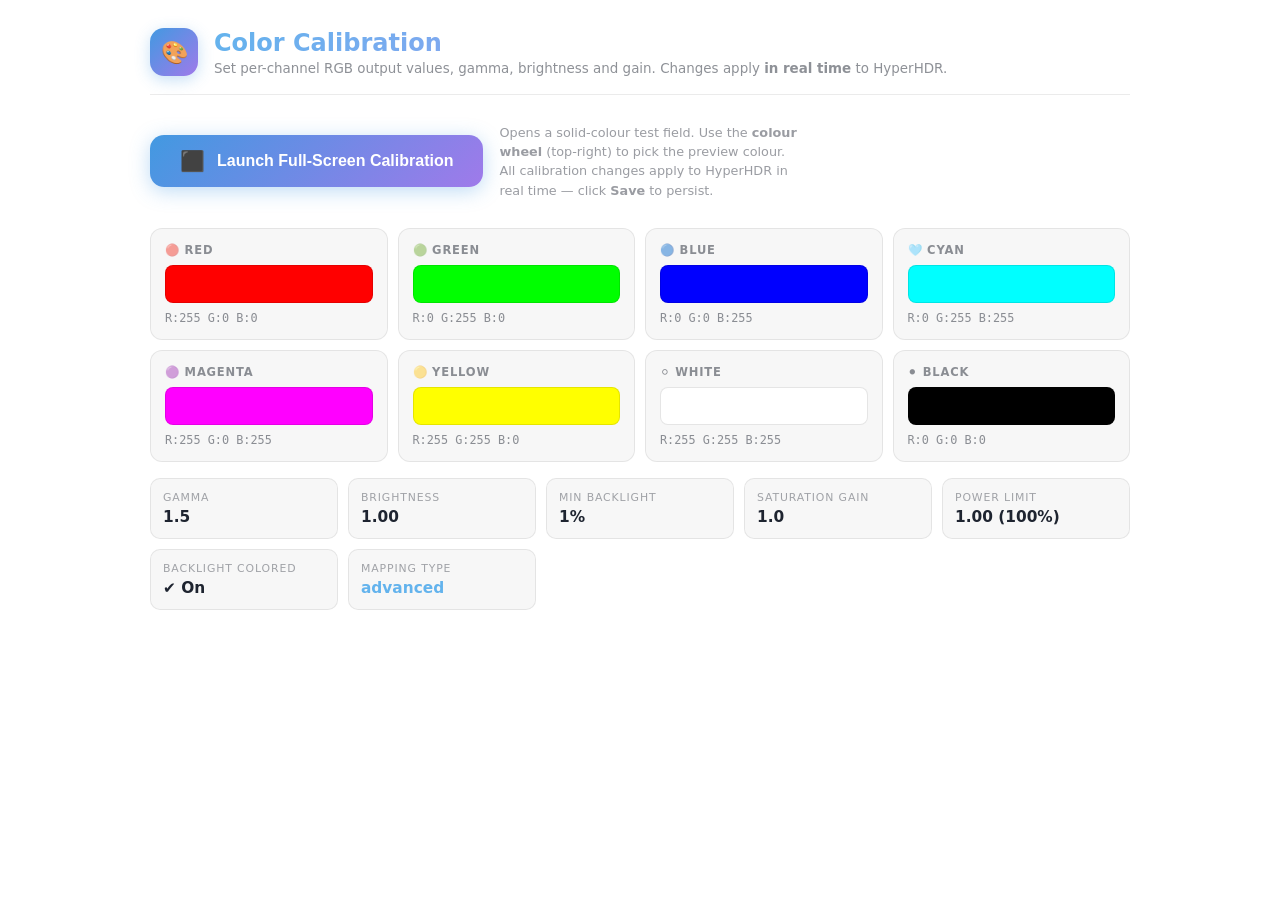
<file: www/content/color_calibration.html>
<!DOCTYPE html>
<html>
<head>
<meta charset="utf-8"/>
<style>
/* ═══════════════════════════════════════════════════════════════
   COLOR CALIBRATION  –  structural (shared, mode-agnostic)
═══════════════════════════════════════════════════════════════ */

/* ── Subpage ─────────────────────────────────────────────────── */
#color-cal-page {
  font-family: 'Segoe UI', system-ui, sans-serif;
  padding: 20px; max-width: 980px; margin: 0 auto;
}
.cal-header {
  display: flex; align-items: center; gap: 16px;
  margin-bottom: 28px; padding-bottom: 18px;
}
.cal-header-icon {
  width: 48px; height: 48px; flex-shrink: 0;
  background: linear-gradient(135deg,#4299e1,#9f7aea);
  border-radius: 14px; display: flex; align-items: center; justify-content: center;
  font-size: 22px; box-shadow: 0 4px 15px rgba(66,153,225,.3);
}
.cal-header h1 {
  font-size: 1.5rem; font-weight: 700; margin: 0;
  background: linear-gradient(135deg,#63b3ed,#b794f4);
  -webkit-background-clip: text; -webkit-text-fill-color: transparent;
}
.btn-calibrate-launch {
  display: inline-flex; align-items: center; gap: 12px;
  padding: 14px 30px;
  background: linear-gradient(135deg,#4299e1,#9f7aea);
  border: none; border-radius: 14px; color: #fff;
  font-size: 1rem; font-weight: 600; cursor: pointer;
  box-shadow: 0 4px 20px rgba(66,153,225,.35);
  transition: transform .2s, box-shadow .2s, filter .2s;
}
.btn-calibrate-launch:hover { transform: translateY(-2px); filter: brightness(1.08); }
.btn-calibrate-launch:active { transform: translateY(0); }

.cal-channel-grid {
  display: grid; grid-template-columns: repeat(auto-fit, minmax(200px, 1fr));
  gap: 10px; margin-top: 28px;
}
.cal-channel-card {
  border-radius: 12px; padding: 14px;
  display: flex; flex-direction: column; gap: 8px;
}
.cal-channel-card .ch-label {
  font-size: .72rem; font-weight: 700;
  text-transform: uppercase; letter-spacing: .07em;
}
.cal-channel-card .ch-swatch {
  height: 36px; border-radius: 8px; transition: background .3s;
}
.cal-channel-card .ch-values { font-size: .74rem; font-family: monospace; }

.cal-info-grid { display: grid; grid-template-columns: repeat(auto-fit,minmax(160px,1fr)); gap: 10px; margin-top: 16px; }
.cal-info-card { border-radius: 10px; padding: 12px; }
.cal-info-card .label { font-size: .68rem; text-transform: uppercase; letter-spacing: .08em; margin-bottom: 4px; }
.cal-info-card .value { font-size: .96rem; font-weight: 600; }
.cal-info-card .value span { color: #63b3ed; }

.cal-header p { margin: 4px 0 0; font-size: .84rem; }
.cal-launch-hint { font-size: .8rem; max-width: 300px; line-height: 1.5; }
body.dark-mode .cal-launch-hint { color: rgba(255,255,255,.28); }
body:not(.dark-mode) .cal-launch-hint { color: rgba(30,36,48,.45); }
body.dark-mode .info-blc-val { color: #68d391; }
body:not(.dark-mode) .info-blc-val { color: #276749; }
#cal-fullscreen { display: none; position: fixed; inset: 0; z-index: 99999; background: #000; }
#cal-fullscreen.active { display: block; }
#cal-bg-fill { position: absolute; inset: 0; transition: background-color .25s; pointer-events: none; }

#cal-combined {
  position: absolute; z-index: 10;
  top: 50%; left: 50%; transform: translate(-50%, -50%);
  display: flex; flex-direction: row; gap: 0;
  backdrop-filter: blur(24px);
  border-radius: 20px;
  box-shadow: 0 24px 80px rgba(0,0,0,.75);
  max-height: 96vh; overflow: hidden;
}
#cal-combined.collapsed { opacity: 0; pointer-events: none; }

#cal-panel {
  width: 340px; min-width: 300px; padding: 18px 20px;
  max-height: 96vh; overflow-y: auto;
  transition: opacity .25s; scrollbar-width: thin;
}
#cal-panel.collapsed { opacity: 0; pointer-events: none; }
#cal-panel::-webkit-scrollbar { width: 3px; }

.panel-drag-hint {
  text-align: center; font-size: .64rem;
  margin-bottom: 10px; letter-spacing: .05em; user-select: none; cursor: grab;
}
.panel-title {
  font-size: .9rem; font-weight: 700;
  margin: 0 0 14px; display: flex; align-items: center; gap: 8px;
}
.panel-title-badge {
  font-size: .6rem; background: rgba(99,179,237,.15); color: #63b3ed;
  border: 1px solid rgba(99,179,237,.3); border-radius: 4px;
  padding: 2px 6px; text-transform: uppercase; letter-spacing: .07em;
}

.panel-tabs { display: flex; gap: 3px; margin-bottom: 14px; border-radius: 9px; padding: 3px; }
.panel-tab {
  flex: 1; text-align: center; padding: 5px 4px;
  border-radius: 7px; font-size: .7rem; font-weight: 600;
  cursor: pointer; transition: background .18s, color .18s; border: none; background: transparent;
}
.panel-tab.active { background: rgba(99,179,237,.2); color: #63b3ed; }
.tab-content { display: none; }
.tab-content.active { display: block; }

.ch-picker-row {
  display: flex; align-items: center; gap: 10px;
  margin-bottom: 12px; padding: 10px 12px;
  border-radius: 12px; transition: border-color .18s;
}
.ch-picker-swatch {
  width: 36px; height: 36px; border-radius: 10px;
  flex-shrink: 0; position: relative;
  overflow: hidden; cursor: pointer;
  transition: border-color .18s;
  box-shadow: 0 2px 8px rgba(0,0,0,.4);
}
.ch-picker-info { flex: 1; min-width: 0; }
.ch-picker-name {
  font-size: .74rem; font-weight: 700;
  margin-bottom: 3px; text-transform: uppercase; letter-spacing: .05em;
}
.ch-picker-rgb {
  font-size: .68rem; font-family: monospace;
  white-space: nowrap; overflow: hidden; text-overflow: ellipsis;
}
.ch-fine-tune { display: grid; grid-template-columns: 1fr 1fr 1fr; gap: 5px; margin-top: 6px; }
.ch-fine-tune input[type=number] {
  width: 100%; border-radius: 6px;
  font-size: .7rem; font-family: monospace;
  padding: 4px 5px; text-align: center; outline: none;
  -moz-appearance: textfield;
}
.ch-fine-tune input[type=number]::-webkit-inner-spin-button { display: none; }
.ch-fine-tune-label { font-size: .6rem; text-align: center; margin-top: 2px; }
.ch-fine-labels { display: grid; grid-template-columns: 1fr 1fr 1fr; gap: 5px; margin-top: 1px; }
.ch-fine-labels span { font-size: .6rem; text-align: center; }

.ch-expand-btn {
  flex-shrink: 0; background: none; border: none; cursor: pointer;
  font-size: .8rem; padding: 4px; border-radius: 6px;
  transition: color .15s, background .15s; line-height: 1;
}
.ch-fine-wrap { display: none; padding: 8px 0 2px; }
.ch-fine-wrap.open { display: block; }

.slider-group { margin-bottom: 12px; }
.slider-header { display: flex; justify-content: space-between; align-items: center; margin-bottom: 5px; }
.slider-header label { font-size: .75rem; font-weight: 600; display: flex; align-items: center; gap: 5px; }
.slider-value-box {
  font-size: .73rem; font-family: monospace;
  border-radius: 5px; padding: 2px 7px;
  width: 58px; text-align: center; outline: none;
}

input[type=range].cal-slider {
  -webkit-appearance: none; width: 100%; height: 5px;
  border-radius: 3px; outline: none; cursor: pointer; transition: height .12s;
}
input[type=range].cal-slider:hover { height: 7px; }
input[type=range].cal-slider::-webkit-slider-thumb {
  -webkit-appearance: none; width: 15px; height: 15px;
  border-radius: 50%; background: #fff; cursor: pointer;
  box-shadow: 0 2px 6px rgba(0,0,0,.6); border: 2px solid rgba(255,255,255,.2);
}
.slider-gamma      { background: linear-gradient(to right,#1a1030,#b794f4); }
.slider-brightness { background: linear-gradient(to right,#bbb,#fff); }
.slider-backlight  { background: linear-gradient(to right,#888,#f6ad55); }
.slider-saturation { background: linear-gradient(to right,#aaa,#ff6bc8); }
.slider-luminance  { background: linear-gradient(to right,#999,#ffd700); }
.slider-power      { background: linear-gradient(to right,#999,#f97316); }

.chk-row { display: flex; gap: 14px; flex-wrap: wrap; margin-top: 6px; }
.chk-row label { font-size: .76rem; display: flex; align-items: center; gap: 6px; cursor: pointer; }
.chk-row input[type=checkbox] { width: 14px; height: 14px; accent-color: #63b3ed; cursor: pointer; }

.panel-divider { height: 1px; margin: 12px 0; }

.panel-actions { display: flex; gap: 6px; margin-top: 12px; }
.btn-cal {
  flex: 1; padding: 9px 6px; border-radius: 9px;
  font-size: .75rem; font-weight: 700; border: none; cursor: pointer;
  display: flex; align-items: center; justify-content: center; gap: 4px;
  transition: filter .18s, transform .15s;
}
.btn-cal:hover { filter: brightness(1.14); transform: translateY(-1px); }
.btn-cal-save { background: linear-gradient(135deg,#48bb78,#38a169); color: #fff; }

.realtime-badge { display: flex; align-items: center; gap: 5px; font-size: .66rem; color: rgba(72,187,120,.8); margin-bottom: 12px; }
.realtime-dot {
  width: 6px; height: 6px; background: #48bb78;
  border-radius: 50%; box-shadow: 0 0 6px #48bb78;
  animation: pulse-dot 1.8s ease-in-out infinite;
}
@keyframes pulse-dot {
  0%,100% { opacity: 1; box-shadow: 0 0 6px #48bb78; }
  50%      { opacity: .5; box-shadow: 0 0 2px #48bb78; }
}

#cal-wheel-panel {
  width: 240px; min-width: 220px; padding: 14px 16px 12px;
  display: flex; flex-direction: column; align-items: center;
  transition: opacity .25s; overflow-y: auto;
}
#cal-wheel-panel.collapsed { opacity: 0; pointer-events: none; }

.wheel-title {
  font-size: .74rem; font-weight: 700;
  text-transform: uppercase; letter-spacing: .07em;
  margin-bottom: 10px; text-align: center; cursor: grab; user-select: none;
}
.wheel-subtitle { font-size: .64rem; text-align: center; margin-bottom: 8px; font-style: italic; }

.wheel-canvas-wrap {
  position: relative; display: block; margin: 0 auto;
  width: 180px; height: 180px; border-radius: 50%;
}
#color-wheel-canvas { display: block; border-radius: 50%; cursor: crosshair; touch-action: none; width: 180px; height: 180px; }
#wheel-marker {
  position: absolute; width: 14px; height: 14px; border-radius: 50%;
  border: 2.5px solid #fff;
  box-shadow: 0 0 0 1.5px rgba(0,0,0,.7), 0 2px 6px rgba(0,0,0,.8);
  pointer-events: none; background: transparent;
  top: 83px; left: 83px;
}

.wheel-brightness-row { display: flex; align-items: center; gap: 7px; margin-top: 10px; }
.bg-swatch-row { display: flex; align-items: center; gap: 8px; margin-top: 9px; }
#bg-swatch { flex: 1; height: 26px; border-radius: 7px; transition: background .25s; }

.quick-colors { display: flex; gap: 5px; flex-wrap: wrap; margin-top: 9px; justify-content: center; }
.quick-color-btn {
  width: 20px; height: 20px; border-radius: 5px;
  border: 2px solid transparent; cursor: pointer;
  transition: transform .13s, border-color .13s;
}
.quick-color-btn:hover { transform: scale(1.22); }
.quick-color-btn.active { border-color: #fff; box-shadow: 0 0 0 1px rgba(255,255,255,.3); }

.btn-advanced-channels {
  display: flex; align-items: center; gap: 6px;
  width: 100%; padding: 7px 10px; margin-bottom: 6px;
  border-radius: 9px; font-size: .7rem; font-weight: 600;
  cursor: pointer; transition: background .18s, color .18s;
  text-transform: uppercase; letter-spacing: .05em;
}
.btn-advanced-channels .adv-arrow { transition: transform .18s; }
.btn-advanced-channels.open .adv-arrow { transform: rotate(90deg); }
.ch-advanced { display: none; }

#btn-toggle-panel {
  position: absolute; bottom: 18px; right: 18px; z-index: 20;
  border-radius: 50%; width: 42px; height: 42px;
  display: flex; align-items: center; justify-content: center;
  cursor: pointer; font-size: 17px;
  transition: transform .18s, background .18s; backdrop-filter: blur(10px);
}
#btn-toggle-panel:hover { transform: scale(1.1); }

.shortcuts-hint {
  position: absolute; bottom: 68px; right: 22px; z-index: 5;
  font-size: .6rem; text-align: right; line-height: 1.9; pointer-events: none;
}
.shortcuts-hint kbd { border-radius: 3px; padding: 1px 4px; font-size: .58rem; }

#cal-toast {
  position: absolute; top: 16px; left: 50%;
  transform: translateX(-50%) translateY(-70px);
  color: #fff; padding: 8px 20px; border-radius: 10px;
  font-size: .82rem; font-weight: 600; z-index: 20;
  transition: transform .3s; pointer-events: none; backdrop-filter: blur(10px);
}
#cal-toast.show { transform: translateX(-50%) translateY(0); }

/* ═══════════════════════════════════════════════════════════════
   DARK MODE
═══════════════════════════════════════════════════════════════ */
/* ═══════════════════════════════════════════════════════════════
   INLINE COLOUR PICKER POPUP
═══════════════════════════════════════════════════════════════ */
.ch-inline-picker {
  z-index: 9999;
  border-radius: 12px;
  padding: 10px;
  display: flex; flex-direction: column; gap: 8px;
  box-shadow: 0 8px 32px rgba(0,0,0,.5);
  min-width: 230px;
}
body.dark-mode .ch-inline-picker {
  background: #1e2535;
  border: 1px solid rgba(255,255,255,.12);
}
body:not(.dark-mode) .ch-inline-picker {
  background: #fff;
  border: 1px solid rgba(0,0,0,.14);
  box-shadow: 0 8px 32px rgba(0,0,0,.18);
}
.ch-canvas-row { display: flex; gap: 6px; align-items: stretch; }
.ch-sv-wrap { position: relative; flex: 1; border-radius: 8px; overflow: hidden; cursor: crosshair; }
.ch-sv-canvas { display: block; width: 100%; height: 150px; border-radius: 8px; }
.ch-sv-marker {
  position: absolute; width: 14px; height: 14px;
  border-radius: 50%; border: 2px solid #fff;
  box-shadow: 0 0 0 1px rgba(0,0,0,.5);
  pointer-events: none; top: 0; left: 0;
}
.ch-hue-wrap { position: relative; width: 16px; cursor: pointer; border-radius: 6px; overflow: hidden; }
.ch-hue-bar { display: block; width: 16px; height: 150px; border-radius: 6px; }
.ch-hue-marker {
  position: absolute; left: -2px; right: -2px; height: 4px;
  border: 2px solid #fff; border-radius: 3px;
  box-shadow: 0 0 0 1px rgba(0,0,0,.4);
  pointer-events: none; top: 0;
}
.ch-picker-inputs-row { display: flex; align-items: center; gap: 5px; }
.ch-picker-preview {
  width: 32px; height: 32px; border-radius: 8px; flex-shrink: 0;
  border: 2px solid rgba(128,128,128,.3);
}
.ch-picker-num-wrap { display: flex; flex-direction: column; align-items: center; flex: 1; }
.ch-picker-num {
  width: 100%; text-align: center; font-size: .75rem; font-family: monospace;
  border-radius: 6px; padding: 4px 2px; outline: none; -moz-appearance: textfield;
}
.ch-picker-num::-webkit-inner-spin-button { display: none; }
body.dark-mode .ch-picker-num  { background: rgba(255,255,255,.08); border: 1px solid rgba(255,255,255,.14); color: #e2e8f0; }
body:not(.dark-mode) .ch-picker-num { background: rgba(0,0,0,.04); border: 1px solid rgba(0,0,0,.14); color: #1e2430; }
.ch-picker-num:focus { border-color: #63b3ed !important; }
.ch-picker-num-label { font-size: .6rem; margin-top: 2px; text-transform: uppercase; letter-spacing: .05em; }
body.dark-mode .ch-picker-num-label  { color: rgba(255,255,255,.3); }
body:not(.dark-mode) .ch-picker-num-label { color: rgba(30,36,48,.4); }
.ch-picker-spin { font-size: 1rem; opacity: .4; cursor: default; flex-shrink: 0; }
body.dark-mode .ch-picker-spin  { color: rgba(255,255,255,.5); }
body:not(.dark-mode) .ch-picker-spin { color: rgba(30,36,48,.5); }
/* allow popup to overflow swatch bounds */
.ch-picker-swatch { overflow: visible !important; }

body.dark-mode #color-cal-page { color: #e2e8f0; }
body.dark-mode .cal-header { border-bottom: 1px solid rgba(255,255,255,.1); }
body.dark-mode .cal-header p { color: rgba(255,255,255,.45); }

body.dark-mode .cal-channel-card { background: rgba(255,255,255,.04); border: 1px solid rgba(255,255,255,.08); }
body.dark-mode .cal-channel-card .ch-label { color: rgba(255,255,255,.5); }
body.dark-mode .cal-channel-card .ch-swatch { border: 1px solid rgba(255,255,255,.1); }
body.dark-mode .cal-channel-card .ch-values { color: rgba(255,255,255,.5); }

body.dark-mode .cal-info-card { background: rgba(255,255,255,.04); border: 1px solid rgba(255,255,255,.08); }
body.dark-mode .cal-info-card .label { color: rgba(255,255,255,.38); }
body.dark-mode .cal-info-card .value { color: #e2e8f0; }

body.dark-mode #cal-combined { background: rgba(13,17,25,.96); border: 1px solid rgba(255,255,255,.11); }
body.dark-mode #cal-panel { border-right: 1px solid rgba(255,255,255,.08); scrollbar-color: rgba(255,255,255,.1) transparent; }
body.dark-mode #cal-panel::-webkit-scrollbar-thumb { background: rgba(255,255,255,.12); border-radius: 3px; }

body.dark-mode .panel-drag-hint { color: rgba(255,255,255,.18); }
body.dark-mode .panel-title { color: #fff; }
body.dark-mode .panel-tabs { background: rgba(255,255,255,.05); }
body.dark-mode .panel-tab { color: rgba(255,255,255,.4); }

body.dark-mode .ch-picker-row { background: rgba(255,255,255,.04); border: 1px solid rgba(255,255,255,.07); }
body.dark-mode .ch-picker-row:hover { border-color: rgba(255,255,255,.13); }
body.dark-mode .ch-picker-swatch { border: 2px solid rgba(255,255,255,.15); }
body.dark-mode .ch-picker-swatch:hover { border-color: rgba(255,255,255,.4); }
body.dark-mode .ch-picker-name { color: rgba(255,255,255,.8); }
body.dark-mode .ch-picker-rgb { color: rgba(255,255,255,.38); }
body.dark-mode .ch-fine-tune input[type=number] { background: rgba(255,255,255,.08); border: 1px solid rgba(255,255,255,.12); color: #e2e8f0; }
body.dark-mode .ch-fine-tune input[type=number]:focus { border-color: rgba(99,179,237,.5); }
body.dark-mode .ch-fine-tune-label { color: rgba(255,255,255,.28); }
body.dark-mode .ch-fine-labels span { color: rgba(255,255,255,.25); }
body.dark-mode .ch-expand-btn { color: rgba(255,255,255,.25); }
body.dark-mode .ch-expand-btn:hover { color: rgba(255,255,255,.7); background: rgba(255,255,255,.08); }

body.dark-mode .slider-header label { color: rgba(255,255,255,.7); }
body.dark-mode .slider-value-box { background: rgba(255,255,255,.08); border: 1px solid rgba(255,255,255,.12); color: #e2e8f0; }
body.dark-mode .slider-value-box:focus { border-color: rgba(99,179,237,.5); }
body.dark-mode .slider-hint { color: rgba(255,255,255,.22); }
body.dark-mode .slider-brightness { background: linear-gradient(to right,#222,#fff); }
body.dark-mode .slider-backlight  { background: linear-gradient(to right,#000,#f6ad55); }
body.dark-mode .slider-saturation { background: linear-gradient(to right,#444,#ff6bc8); }
body.dark-mode .slider-luminance  { background: linear-gradient(to right,#111,#ffd700); }
body.dark-mode .slider-power      { background: linear-gradient(to right,#1a0a00,#f97316); }

body.dark-mode .chk-row label { color: rgba(255,255,255,.6); }
body.dark-mode .panel-divider { background: rgba(255,255,255,.07); }
body.dark-mode .btn-cal-reset { background: rgba(255,255,255,.1); color: rgba(255,255,255,.65); }
body.dark-mode .btn-cal-exit  { background: rgba(229,62,62,.18); color: #fc8181; border: 1px solid rgba(229,62,62,.3); }

body.dark-mode .wheel-title { color: rgba(255,255,255,.55); }
body.dark-mode .wheel-subtitle { color: rgba(255,255,255,.25); }
body.dark-mode .wheel-canvas-wrap { box-shadow: 0 0 0 2px rgba(255,255,255,.08), 0 6px 24px rgba(0,0,0,.5); }
body.dark-mode .wheel-brightness-row label { color: rgba(255,255,255,.4); }
body.dark-mode #wheel-brightness-val { color: rgba(255,255,255,.5); }
body.dark-mode #bg-swatch { border: 1px solid rgba(255,255,255,.1); }
body.dark-mode #bg-swatch-hex { color: rgba(255,255,255,.38); }

body.dark-mode .btn-advanced-channels { background: rgba(255,255,255,.06); border: 1px solid rgba(255,255,255,.1); color: rgba(255,255,255,.45); }
body.dark-mode .btn-advanced-channels:hover { background: rgba(255,255,255,.1); color: rgba(255,255,255,.7); }

body.dark-mode #btn-toggle-panel { background: rgba(13,17,25,.85); border: 1px solid rgba(255,255,255,.13); }
body.dark-mode #btn-toggle-panel:hover { background: rgba(99,179,237,.2); }
body.dark-mode .shortcuts-hint { color: rgba(255,255,255,.2); }
body.dark-mode .shortcuts-hint kbd { background: rgba(255,255,255,.08); border: 1px solid rgba(255,255,255,.14); }

/* instruction text next to launch button */
body.dark-mode [style*="rgba(255,255,255,.28)"] { color: rgba(255,255,255,.28); }

/* ═══════════════════════════════════════════════════════════════
   LIGHT / WHITE MODE
═══════════════════════════════════════════════════════════════ */
body:not(.dark-mode) #color-cal-page { color: #1e2430; }
body:not(.dark-mode) .cal-header { border-bottom: 1px solid rgba(0,0,0,.08); }
body:not(.dark-mode) .cal-header p { color: rgba(30,36,48,.5); }

body:not(.dark-mode) .cal-channel-card { background: rgba(0,0,0,.03); border: 1px solid rgba(0,0,0,.08); }
body:not(.dark-mode) .cal-channel-card .ch-label { color: rgba(30,36,48,.5); }
body:not(.dark-mode) .cal-channel-card .ch-swatch { border: 1px solid rgba(0,0,0,.1); }
body:not(.dark-mode) .cal-channel-card .ch-values { color: rgba(30,36,48,.5); }

body:not(.dark-mode) .cal-info-card { background: rgba(0,0,0,.03); border: 1px solid rgba(0,0,0,.08); }
body:not(.dark-mode) .cal-info-card .label { color: rgba(30,36,48,.4); }
body:not(.dark-mode) .cal-info-card .value { color: #1e2430; }

body:not(.dark-mode) #cal-combined { background: rgba(255,255,255,.97); border: 1px solid rgba(0,0,0,.1); box-shadow: 0 24px 80px rgba(0,0,0,.2); }
body:not(.dark-mode) #cal-panel { border-right: 1px solid rgba(0,0,0,.07); scrollbar-color: rgba(0,0,0,.12) transparent; }
body:not(.dark-mode) #cal-panel::-webkit-scrollbar-thumb { background: rgba(0,0,0,.15); border-radius: 3px; }

body:not(.dark-mode) .panel-drag-hint { color: rgba(30,36,48,.25); }
body:not(.dark-mode) .panel-title { color: #1e2430; }
body:not(.dark-mode) .panel-tabs { background: rgba(0,0,0,.05); }
body:not(.dark-mode) .panel-tab { color: rgba(30,36,48,.4); }

body:not(.dark-mode) .ch-picker-row { background: rgba(0,0,0,.03); border: 1px solid rgba(0,0,0,.07); }
body:not(.dark-mode) .ch-picker-row:hover { border-color: rgba(0,0,0,.14); }
body:not(.dark-mode) .ch-picker-swatch { border: 2px solid rgba(0,0,0,.15); }
body:not(.dark-mode) .ch-picker-swatch:hover { border-color: rgba(0,0,0,.35); }
body:not(.dark-mode) .ch-picker-name { color: rgba(30,36,48,.8); }
body:not(.dark-mode) .ch-picker-rgb { color: rgba(30,36,48,.4); }
body:not(.dark-mode) .ch-fine-tune input[type=number] { background: rgba(0,0,0,.04); border: 1px solid rgba(0,0,0,.12); color: #1e2430; }
body:not(.dark-mode) .ch-fine-tune input[type=number]:focus { border-color: rgba(16,116,177,.5); }
body:not(.dark-mode) .ch-fine-tune-label { color: rgba(30,36,48,.3); }
body:not(.dark-mode) .ch-fine-labels span { color: rgba(30,36,48,.28); }
body:not(.dark-mode) .ch-expand-btn { color: rgba(30,36,48,.28); }
body:not(.dark-mode) .ch-expand-btn:hover { color: rgba(30,36,48,.7); background: rgba(0,0,0,.06); }

body:not(.dark-mode) .slider-header label { color: rgba(30,36,48,.7); }
body:not(.dark-mode) .slider-value-box { background: rgba(0,0,0,.04); border: 1px solid rgba(0,0,0,.12); color: #1e2430; }
body:not(.dark-mode) .slider-value-box:focus { border-color: rgba(16,116,177,.5); }
body:not(.dark-mode) .slider-hint { color: rgba(30,36,48,.35); }

body:not(.dark-mode) .chk-row label { color: rgba(30,36,48,.65); }
body:not(.dark-mode) .panel-divider { background: rgba(0,0,0,.07); }
body:not(.dark-mode) .btn-cal-reset { background: rgba(0,0,0,.07); color: rgba(30,36,48,.6); }
body:not(.dark-mode) .btn-cal-exit  { background: rgba(229,62,62,.1); color: #c53030; border: 1px solid rgba(229,62,62,.25); }

body:not(.dark-mode) .wheel-title { color: rgba(30,36,48,.55); }
body:not(.dark-mode) .wheel-subtitle { color: rgba(30,36,48,.35); }
body:not(.dark-mode) .wheel-canvas-wrap { box-shadow: 0 0 0 2px rgba(0,0,0,.08), 0 6px 24px rgba(0,0,0,.15); }
body:not(.dark-mode) .wheel-brightness-row label { color: rgba(30,36,48,.45); }
body:not(.dark-mode) #wheel-brightness-val { color: rgba(30,36,48,.5); }
body:not(.dark-mode) #bg-swatch { border: 1px solid rgba(0,0,0,.1); }
body:not(.dark-mode) #bg-swatch-hex { color: rgba(30,36,48,.4); }

body:not(.dark-mode) .btn-advanced-channels { background: rgba(0,0,0,.04); border: 1px solid rgba(0,0,0,.1); color: rgba(30,36,48,.5); }
body:not(.dark-mode) .btn-advanced-channels:hover { background: rgba(0,0,0,.08); color: rgba(30,36,48,.8); }

body:not(.dark-mode) #btn-toggle-panel { background: rgba(255,255,255,.92); border: 1px solid rgba(0,0,0,.12); }
body:not(.dark-mode) #btn-toggle-panel:hover { background: rgba(59,158,221,.15); }
body:not(.dark-mode) .shortcuts-hint { color: rgba(30,36,48,.3); }
body:not(.dark-mode) .shortcuts-hint kbd { background: rgba(0,0,0,.06); border: 1px solid rgba(0,0,0,.14); color: #1e2430; }
</style>
</head>
<body>

<!-- ═══════════════════════════════════════════════════════════════
     SUBPAGE
═══════════════════════════════════════════════════════════════ -->
<div id="color-cal-page">

  <div class="cal-header">
    <div class="cal-header-icon">🎨</div>
    <div>
      <h1>Color Calibration</h1>
      <p>Set per-channel RGB output values, gamma, brightness and gain. Changes apply <strong>in real time</strong> to HyperHDR.</p>
    </div>
  </div>

  <div style="display:flex;gap:16px;align-items:center;flex-wrap:wrap;">
    <button class="btn-calibrate-launch" id="btn_launch_calibration">
      <span style="font-size:20px;">⬛</span>
      Launch Full-Screen Calibration
    </button>
    <div class="cal-launch-hint" style="font-size:.8rem;max-width:300px;line-height:1.5;">
      Opens a solid-colour test field. Use the <strong>colour wheel</strong> (top-right) to pick the preview colour.
      All calibration changes apply to HyperHDR in real time — click <strong>Save</strong> to persist.
    </div>
  </div>

  <!-- Per-channel swatch grid  (populated by JS) -->
  <div class="cal-channel-grid" id="cal-channel-grid"></div>

    <div class="cal-info-grid" style="margin-top:16px;">
    <div class="cal-info-card"><div class="label">Gamma</div><div class="value" id="info-gamma">1.5</div></div>
    <div class="cal-info-card"><div class="label">Brightness</div><div class="value" id="info-lum">0.10</div></div>
    <div class="cal-info-card"><div class="label">Min Backlight</div><div class="value" id="info-bl">1</div></div>
    <div class="cal-info-card"><div class="label">Saturation Gain</div><div class="value" id="info-sat">2.0</div></div>
    <div class="cal-info-card"><div class="label">Power Limit</div><div class="value" id="info-power">1.00</div></div>
    <div class="cal-info-card"><div class="label">Backlight Colored</div><div class="value" id="info-blc" class="info-blc-val">✔ On</div></div>
    <div class="cal-info-card"><div class="label">Mapping Type</div><div class="value"><span>advanced</span></div></div>
  </div>

</div><!-- /#color-cal-page -->


<!-- ═══════════════════════════════════════════════════════════════
     FULLSCREEN OVERLAY
═══════════════════════════════════════════════════════════════ -->
<div id="cal-fullscreen">
  <div id="cal-bg-fill"></div>
  <div id="cal-toast">Applied ✓</div>
  <div class="shortcuts-hint">
    <div><kbd>T</kbd> toggle panels</div>
    <div><kbd>Esc</kbd> exit</div>
  </div>
  <div id="btn-toggle-panel" title="Toggle panels (T)">⚙️</div>

  <!-- ╔══════════════════════════════════════════════════════╗
       ║  COMBINED landscape container: calibration + preview ║
       ╚══════════════════════════════════════════════════════╝ -->
  <div id="cal-combined">

  <!-- ╔══════════════════════════════════════╗
       ║  LEFT  –  calibration values panel  ║
       ╚══════════════════════════════════════╝ -->
  <div id="cal-panel">
    <div class="panel-drag-hint">⠿ drag to move</div>
    <div class="panel-title">
      ⚙️ Channel Calibration
      <span class="panel-title-badge">HyperHDR</span>
    </div>

    <!-- Realtime indicator -->
    <div class="realtime-badge">
      <div class="realtime-dot"></div>
      Changes apply in real time
    </div>

    <div class="panel-tabs">
      <button class="panel-tab active" data-tab="channels">Channels</button>
      <button class="panel-tab"        data-tab="processing">Processing</button>
      <button class="panel-tab"        data-tab="advanced">Advanced</button>
    </div>

    <!-- ── TAB: Channels ── -->
    <div class="tab-content active" id="tab-channels">
      <!-- populated by JS: one .ch-picker-row per channel -->
      <div id="channel-pickers"></div>
      <button class="btn-advanced-channels" id="btn-advanced-channels">
        <span class="adv-arrow">▶</span> Advanced Channels
      </button>
      <div class="ch-advanced" id="ch-advanced-section">
        <!-- populated by JS for cyan, magenta, yellow, white, black -->
        <div id="channel-pickers-advanced"></div>
      </div>
      <div class="chk-row" style="margin-top:10px;">
        <label><input type="checkbox" id="chk_classic_config"> RGB only</label>
      </div>
    </div>

    <!-- ── TAB: Processing ── -->
    <div class="tab-content" id="tab-processing">
      <div class="slider-group">
        <div class="slider-header">
          <label>〰️ Gamma</label>
          <input class="slider-value-box" id="val_gamma_out" type="number" min="0.1" max="4.0" step="0.1" value="1.5">
        </div>
        <input type="range" class="cal-slider slider-gamma" id="sl_gamma" min="1" max="40" value="15">
        <div class="slider-hint">0.1 – 4.0 · affects the gamma curve of all channels</div>
      </div>
      <div class="slider-group">
        <div class="slider-header">
          <label>🔆 Minimum Backlight</label>
          <input class="slider-value-box" id="val_bl_out" type="number" min="0" max="100" value="1">
        </div>
        <input type="range" class="cal-slider slider-backlight" id="sl_bl" min="0" max="100" value="1">
        <div class="slider-hint">backlightThreshold – minimum LED brightness</div>
      </div>
      <div class="chk-row">
        <label><input type="checkbox" id="chk_backlight_colored" checked> Colored Backlight</label>
      </div>
    </div>

    <!-- ── TAB: Advanced ── -->
    <div class="tab-content" id="tab-advanced">
      <div class="slider-group">
        <div class="slider-header">
          <label>💧 Saturation Gain</label>
          <input class="slider-value-box" id="val_sat_out" type="number" min="0" max="4" step="0.1" value="2.0">
        </div>
        <input type="range" class="cal-slider slider-saturation" id="sl_sat" min="0" max="40" value="20">
      </div>
      <div class="slider-group">
        <div class="slider-header">
          <label>☀️ Brightness</label>
          <input class="slider-value-box" id="val_lum_out" type="number" min="0" max="2" step="0.01" value="0.10">
        </div>
        <input type="range" class="cal-slider slider-luminance" id="sl_lum" min="0" max="200" value="10">
      </div>
      <div class="slider-group">
        <div class="slider-header">
          <label>⚡ Power Limit</label>
          <input class="slider-value-box" id="val_power_out" type="number" min="0" max="1" step="0.01" value="1.00">
        </div>
        <input type="range" class="cal-slider slider-power" id="sl_power" min="0" max="100" value="100">
      </div>

      <div class="panel-divider"></div>
    </div>

    <div class="panel-divider"></div>
    <div class="panel-actions">
      <button class="btn-cal btn-cal-save"  id="btn_cal_save">Save &amp; Apply</button>
      <button class="btn-cal btn-cal-reset" id="btn_cal_reset">↺ Reset</button>
      <button class="btn-cal btn-cal-exit"  id="btn_cal_exit">✕ Exit</button>
    </div>
  </div><!-- /#cal-panel -->


  <!-- ╔════════════════════════════════╗
       ║  TOP-RIGHT  –  preview colour ║
       ╚════════════════════════════════╝ -->
  <div id="cal-wheel-panel">
    <div class="wheel-title">Preview Colour</div>
    <div class="wheel-subtitle">Does not affect HyperHDR values</div>

    <div class="wheel-canvas-wrap">
      <canvas id="color-wheel-canvas" width="180" height="180"></canvas>
      <div id="wheel-marker"></div>
    </div>

    <div class="wheel-brightness-row">
      <label>☀️</label>
      <input type="range" class="cal-slider slider-brightness" id="wheel-brightness-slider" min="0" max="100" value="100" style="flex:1;">
      <span id="wheel-brightness-val">100%</span>
    </div>

    <div class="bg-swatch-row">
      <div id="bg-swatch" style="background:#fff;"></div>
      <span id="bg-swatch-hex">#FFFFFF</span>
    </div>

    <div class="quick-colors">
      <div class="quick-color-btn active" data-r="255" data-g="255" data-b="255" style="background:#fff;" title="White"></div>
      <div class="quick-color-btn"        data-r="255" data-g="0"   data-b="0"   style="background:#f00;" title="Red"></div>
      <div class="quick-color-btn"        data-r="0"   data-g="255" data-b="0"   style="background:#0f0;" title="Green"></div>
      <div class="quick-color-btn"        data-r="0"   data-g="0"   data-b="255" style="background:#00f;" title="Blue"></div>
      <div class="quick-color-btn"        data-r="0"   data-g="0"   data-b="0"   style="background:#111;border-color:rgba(255,255,255,.2);" title="Black"></div>
      <div class="quick-color-btn"        data-r="128" data-g="128" data-b="128" style="background:#808080;" title="50% Gray"></div>
      <div class="quick-color-btn"        data-r="255" data-g="255" data-b="0"   style="background:#ff0;" title="Yellow"></div>
      <div class="quick-color-btn"        data-r="0"   data-g="255" data-b="255" style="background:#0ff;" title="Cyan"></div>
      <div class="quick-color-btn"        data-r="255" data-g="0"   data-b="255" style="background:#f0f;" title="Magenta"></div>
    </div>
  </div><!-- /#cal-wheel-panel -->

  </div><!-- /#cal-combined -->

</div><!-- /#cal-fullscreen -->

<script src="../js/color_calibration.js"></script>
</body>
</html>
</file>
